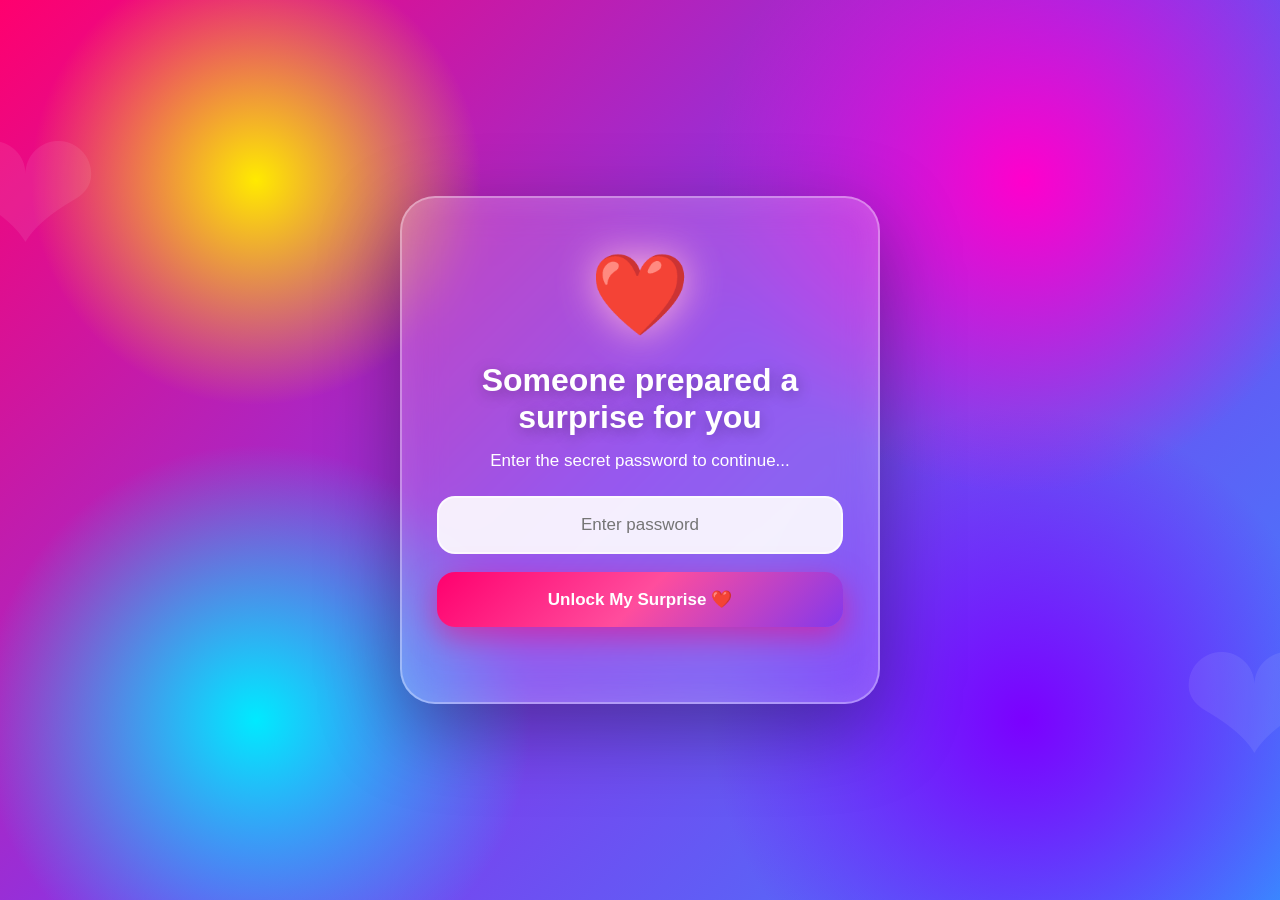
<file: index.html>
<!DOCTYPE html>
<html lang="en">
<head>
    <meta charset="UTF-8">
    <meta name="viewport" content="width=device-width, initial-scale=1.0">

    <title>A Special Surprise ❤️</title>

    <link rel="stylesheet" href="style.css">
</head>

<body>

    <!-- ============================= -->
    <!-- PASSWORD SCREEN -->
    <!-- ============================= -->

    <section id="passwordScreen" class="screen">

        <div class="password-box">

            <div class="heart">❤️</div>

            <h1>Someone prepared a surprise for you</h1>

            <p>Enter the secret password to continue...</p>

            <input
                type="password"
                id="passwordInput"
                placeholder="Enter password"
            >

            <button id="unlockButton">
                Unlock My Surprise ❤️
            </button>

            <p id="passwordMessage"></p>

        </div>

    </section>


    <!-- ============================= -->
    <!-- LOVE QUESTION -->
    <!-- ============================= -->

    <section id="questionScreen" class="screen hidden">

        <div class="question-box">

            <div class="heart">💕</div>

            <h1>Do you love me?</h1>

            <p>Be honest... 😏</p>

            <div class="question-buttons">

                <button id="yesButton">
                    YES ❤️
                </button>

                <button id="noButton">
                    NO 😏
                </button>

            </div>

        </div>

    </section>


    <!-- ============================= -->
    <!-- CELEBRATION -->
    <!-- ============================= -->

    <section id="celebrationScreen" class="screen hidden">

        <div class="celebration">

            <div id="fireworks"></div>

            <h1>I KNEW IT! ❤️</h1>

            <p>
                You just made this moment even more special! 🥰
            </p>

            <div class="celebration-hearts">
                ❤️ 💕 ❤️ 💕 ❤️
            </div>

        </div>

    </section>


    <!-- ============================= -->
    <!-- MAIN SURPRISE -->
    <!-- ============================= -->

    <main id="surpriseContent" class="hidden">


        <!-- ============================= -->
        <!-- WELCOME -->
        <!-- ============================= -->

        <section id="welcomeSection" class="content-section">

            <div class="welcome">

                <p class="small-text">
                    A little surprise made especially for you...
                </p>

                <h1>
                    Hello, <span id="recipientName">Samantha</span> ❤️
                </h1>

                <p>
                    There is something special waiting for you.
                </p>

            </div>

        </section>


        <!-- ============================= -->
        <!-- PHOTO SECTION -->
        <!-- ============================= -->

        <section id="photoSection" class="content-section">

            <h2>Our Beautiful Memories 📸</h2>

            <p>
                Every picture holds a special memory...
            </p>

            <div class="photo-container">

                <img
                    id="memoryPhoto"
                    src="images/2202449.jpg"
                    alt="Our memory"
                >

            </div>
            </section>

            <p id="photoCaption">
                A beautiful moment ❤️
            </p>

        </section>


        <!-- ============================= -->
        <!-- LOVE LETTER -->
        <!-- ============================= -->

        <section id="letterSection" class="content-section">

            <h2>A Letter From My Heart 💌</h2>

            <div class="letter-box">

                <p id="loveLetter">

                    My dear love,

                    From the moment you came into my life,
                    everything became a little more beautiful.

                    You have given me so many wonderful memories,
                    so many reasons to smile and so many moments
                    that I will always treasure.

                    Thank you for being you.

                    I love you more than words can explain. ❤️

                </p>

            </div>

        </section>


        <!-- ============================= -->
        <!-- POEM -->
        <!-- ============================= -->

        <section id="poemSection" class="content-section">

            <h2>A Little Poem For You 🌹</h2>

            <div class="poem-box">

                <p id="poem">

                    You are the smile in my day,<br>
                    The light that guides my way.<br>
                    In every moment, near or far,<br>
                    You will always be my favorite star. ✨<br><br>

                    Through every laugh and every tear,<br>
                    I'll always want you near.<br>
                    No matter where life takes us to,<br>
                    My heart will always choose you. ❤️

                </p>

            </div>

        </section>


        <!-- ============================= -->
        <!-- FINAL SURPRISE -->
        <!-- ============================= -->

        <section id="finalSection" class="content-section">

            <div class="final-surprise">

                <div class="big-heart">
                    ❤️
                </div>

                <h1>
                    Vijay ❤️ Samantha
                </h1>

                <h2>
                    Forever & Always
                </h2>

                <p>
                    And if you ever forget how special you are,
                    come back here and remember...
                </p>

                <p class="final-message">
                    You mean the world to me. ❤️
                </p>

            </div>

        </section>


    </main>


    <!-- ============================= -->
    <!-- BACKGROUND MUSIC -->
    <!-- ============================= -->

    <audio id="backgroundMusic" loop>

        <source
            src="Audio/selfie_pulla_remix (1).mp3"
            type="audio/mpeg"
        >

    </audio>


    <!-- ============================= -->
    <!-- JAVASCRIPT -->
    <!-- ============================= -->

    <script src="script.js"></script>

</body>

</html>
</file>
<file: style.css>
* {
    margin: 0;
    padding: 0;
    box-sizing: border-box;
}

html {
    scroll-behavior: smooth;
}

body {
    font-family: "Segoe UI", Arial, sans-serif;
    overflow-x: hidden;
    color: #ffffff;
}

/* =========================================
   GENERAL
========================================= */

.hidden {
    display: none !important;
}

.screen {
    min-height: 100vh;
    width: 100%;
    display: flex;
    justify-content: center;
    align-items: center;
    text-align: center;
    padding: 25px;
    position: relative;
    overflow: hidden;
}

button {
    border: none;
    cursor: pointer;
    font-family: inherit;
}

button:active {
    transform: scale(0.95);
}


/* =========================================
   FLOATING BACKGROUND HEARTS
========================================= */

.screen::before,
.screen::after {
    content: "❤";
    position: absolute;
    font-size: 180px;
    opacity: 0.08;
    animation: backgroundFloat 8s infinite ease-in-out;
    pointer-events: none;
}

.screen::before {
    left: -50px;
    top: 10%;
}

.screen::after {
    right: -50px;
    bottom: 10%;
    animation-delay: 3s;
}

@keyframes backgroundFloat {

    0% {
        transform: translateY(0) rotate(0deg);
    }

    50% {
        transform: translateY(-40px) rotate(15deg);
    }

    100% {
        transform: translateY(0) rotate(0deg);
    }
}


/* =========================================
   PASSWORD SCREEN
========================================= */

#passwordScreen {
    background:
        radial-gradient(circle at 20% 20%, #ffea00 0%, transparent 18%),
        radial-gradient(circle at 80% 20%, #ff00cc 0%, transparent 25%),
        radial-gradient(circle at 20% 80%, #00eaff 0%, transparent 22%),
        radial-gradient(circle at 80% 80%, #7b00ff 0%, transparent 25%),
        linear-gradient(
            135deg,
            #ff006e,
            #8338ec,
            #3a86ff
        );
    animation: gradientMove 10s infinite alternate;
}

@keyframes gradientMove {

    0% {
        background-position: 0% 50%;
    }

    50% {
        background-position: 100% 50%;
    }

    100% {
        background-position: 0% 50%;
    }
}


/* =========================================
   PASSWORD CARD
========================================= */

.password-box {
    width: 100%;
    max-width: 480px;
    padding: 50px 35px;
    border-radius: 35px;

    background: rgba(255, 255, 255, 0.16);
    backdrop-filter: blur(20px);

    border: 2px solid rgba(255, 255, 255, 0.35);

    box-shadow:
        0 25px 80px rgba(0, 0, 0, 0.35),
        inset 0 0 30px rgba(255, 255, 255, 0.1);

    animation: cardAppear 1.2s ease;
}

@keyframes cardAppear {

    from {
        opacity: 0;
        transform: scale(0.7) translateY(50px);
    }

    to {
        opacity: 1;
        transform: scale(1) translateY(0);
    }
}

.heart {
    font-size: 80px;
    margin-bottom: 20px;
    filter: drop-shadow(0 0 20px #ffb3d9);
    animation: heartBeat 1.3s infinite;
}

@keyframes heartBeat {

    0% {
        transform: scale(1);
    }

    25% {
        transform: scale(1.18);
    }

    40% {
        transform: scale(1);
    }

    60% {
        transform: scale(1.18);
    }

    100% {
        transform: scale(1);
    }
}

.password-box h1 {
    font-size: 32px;
    margin-bottom: 15px;
    text-shadow: 0 3px 15px rgba(0, 0, 0, 0.3);
}

.password-box p {
    font-size: 17px;
    margin-bottom: 25px;
}

#passwordInput {
    width: 100%;
    padding: 17px 20px;

    border: 2px solid rgba(255, 255, 255, 0.7);
    border-radius: 18px;

    outline: none;

    background: rgba(255, 255, 255, 0.9);
    color: #7b1251;

    font-size: 17px;
    text-align: center;

    margin-bottom: 18px;

    transition: 0.3s;
}

#passwordInput:focus {
    transform: scale(1.03);
    box-shadow: 0 0 25px #ffffff;
}

#unlockButton {
    width: 100%;
    padding: 17px;

    border-radius: 18px;

    background: linear-gradient(
        135deg,
        #ff006e,
        #ff4d9d,
        #8338ec
    );

    color: white;

    font-size: 17px;
    font-weight: bold;

    box-shadow:
        0 10px 30px rgba(255, 0, 110, 0.5);

    transition: 0.3s;
}

#unlockButton:hover {
    transform: translateY(-4px) scale(1.03);

    box-shadow:
        0 15px 40px rgba(255, 0, 110, 0.7);
}

#passwordMessage {
    color: #fff;
    font-weight: bold;
    margin-top: 18px;
}


/* =========================================
   QUESTION SCREEN
========================================= */

#questionScreen {
    background:
        radial-gradient(circle at top left, #ffea00, transparent 20%),
        radial-gradient(circle at top right, #ff00aa, transparent 25%),
        radial-gradient(circle at bottom left, #00eaff, transparent 25%),
        radial-gradient(circle at bottom right, #7c00ff, transparent 25%),
        linear-gradient(
            135deg,
            #ff1493,
            #8a2be2,
            #0077ff
        );
}

.question-box {
    width: 100%;
    max-width: 600px;

    padding: 60px 35px;

    border-radius: 40px;

    background: rgba(255, 255, 255, 0.16);

    backdrop-filter: blur(20px);

    border: 2px solid rgba(255, 255, 255, 0.35);

    box-shadow:
        0 30px 80px rgba(0, 0, 0, 0.3);

    animation: cardAppear 1s ease;
}

.question-box h1 {
    font-size: 55px;
    margin-bottom: 15px;

    text-shadow:
        0 0 10px #fff,
        0 0 30px #ff69b4;
}

.question-box p {
    font-size: 20px;
    margin-bottom: 35px;
}

.question-buttons {
    display: flex;
    justify-content: center;
    align-items: center;
    gap: 25px;

    min-height: 90px;

    position: relative;
}

#yesButton,
#noButton {
    min-width: 140px;
    padding: 16px 25px;

    border-radius: 50px;

    color: white;

    font-size: 18px;
    font-weight: bold;

    transition: 0.25s;
}

#yesButton {
    background: linear-gradient(
        135deg,
        #00c853,
        #00e676,
        #64dd17
    );

    box-shadow:
        0 10px 30px rgba(0, 255, 100, 0.45);
}

#yesButton:hover {
    transform: scale(1.12);
}

#noButton {
    background: linear-gradient(
        135deg,
        #ff1744,
        #ff5252
    );

    box-shadow:
        0 10px 30px rgba(255, 0, 0, 0.4);
}


/* =========================================
   CELEBRATION SCREEN
========================================= */

#celebrationScreen {
    background:
        radial-gradient(circle at 50% 50%, #fff700, transparent 10%),
        radial-gradient(circle at 20% 30%, #ff00aa, transparent 20%),
        radial-gradient(circle at 80% 70%, #00eaff, transparent 20%),
        linear-gradient(
            135deg,
            #ff006e,
            #8338ec,
            #3a86ff
        );
}

.celebration {
    position: relative;
    z-index: 2;
}

.celebration h1 {
    font-size: 70px;

    text-shadow:
        0 0 10px #fff,
        0 0 30px #ffea00,
        0 0 60px #ff00aa;

    animation: celebrationPulse 1s infinite alternate;
}

.celebration p {
    font-size: 22px;
    margin-top: 20px;
}

.celebration-hearts {
    font-size: 55px;
    margin-top: 35px;

    animation: floatingHearts 2s infinite;
}

@keyframes celebrationPulse {

    from {
        transform: scale(1);
    }

    to {
        transform: scale(1.08);
    }
}

@keyframes floatingHearts {

    0% {
        transform: translateY(0);
    }

    50% {
        transform: translateY(-25px);
    }

    100% {
        transform: translateY(0);
    }
}

#fireworks {
    position: fixed;
    inset: 0;
    pointer-events: none;
}


/* =========================================
   MAIN WEBSITE
========================================= */

#surpriseContent {
    width: 100%;
    background: #ffffff;
}


/* =========================================
   COMMON SECTION
========================================= */

.content-section {
    min-height: 100vh;

    padding: 100px 20px;

    display: flex;
    flex-direction: column;

    justify-content: center;
    align-items: center;

    text-align: center;

    position: relative;
    overflow: hidden;
}

.content-section h2 {
    font-size: 45px;
    margin-bottom: 20px;

    background: linear-gradient(
        90deg,
        #ff006e,
        #8338ec,
        #0077ff
    );

    -webkit-background-clip: text;
    background-clip: text;

    color: transparent;
}

.content-section > p {
    font-size: 19px;
    margin-bottom: 30px;
}


/* =========================================
   WELCOME SECTION
========================================= */

#welcomeSection {
    background:
        radial-gradient(circle at 10% 20%, #ffea00, transparent 15%),
        radial-gradient(circle at 90% 20%, #ff00aa, transparent 20%),
        radial-gradient(circle at 10% 90%, #00eaff, transparent 20%),
        radial-gradient(circle at 90% 90%, #8338ec, transparent 20%),
        linear-gradient(
            135deg,
            #fff0f7,
            #f5e9ff,
            #e8f7ff
        );

    color: #5b1745;
}

.welcome {
    max-width: 850px;

    padding: 50px;

    border-radius: 40px;

    background: rgba(255, 255, 255, 0.6);

    backdrop-filter: blur(15px);

    box-shadow:
        0 25px 70px rgba(100, 0, 100, 0.15);

    animation: fadeUp 1.5s ease;
}

.small-text {
    font-size: 20px;
    margin-bottom: 20px;
}

.welcome h1 {
    font-size: 65px;

    background: linear-gradient(
        90deg,
        #ff006e,
        #8338ec,
        #0077ff
    );

    -webkit-background-clip: text;
    background-clip: text;

    color: transparent;

    margin-bottom: 25px;
}

.welcome p {
    font-size: 22px;
}


/* =========================================
   PHOTO SECTION
========================================= */

#photoSection {
    background:
        radial-gradient(circle at 20% 20%, #ffb3d9, transparent 25%),
        radial-gradient(circle at 80% 80%, #a5f3fc, transparent 25%),
        linear-gradient(
            135deg,
            #ffe4f0,
            #e9ddff,
            #dcfaff
        );

    color: #531d45;
}

.photo-container {
    width: 90%;
    max-width: 650px;

    padding: 18px;

    background:
        linear-gradient(
            135deg,
            #ff006e,
            #8338ec,
            #00bfff
        );

    border-radius: 30px;

    box-shadow:
        0 25px 60px rgba(80, 0, 100, 0.25);

    animation: photoFloat 4s infinite ease-in-out;
}

@keyframes photoFloat {

    0% {
        transform: translateY(0) rotate(-1deg);
    }

    50% {
        transform: translateY(-12px) rotate(1deg);
    }

    100% {
        transform: translateY(0) rotate(-1deg);
    }
}

.photo-container img {
    width: 100%;
    max-height: 650px;

    object-fit: cover;

    display: block;

    border-radius: 20px;

    transition:
        opacity 0.8s,
        transform 0.8s;

    border: 5px solid white;
}

#photoCaption {
    margin-top: 25px;

    font-size: 20px;

    font-weight: bold;

    color: #8e245f;
}


/* =========================================
   LOVE LETTER
========================================= */

#letterSection {
    background:
        radial-gradient(circle at 10% 10%, #ffea00, transparent 18%),
        radial-gradient(circle at 90% 90%, #ff9de2, transparent 25%),
        linear-gradient(
            135deg,
            #fff3f8,
            #ffe2ee
        );

    color: #54203f;
}

.letter-box {
    width: 90%;
    max-width: 800px;

    padding: 55px 50px;

    background:
        linear-gradient(
            135deg,
            #fffdf4,
            #fff5fa
        );

    border-radius: 25px;

    border: 5px solid transparent;

    background-clip: padding-box;

    box-shadow:
        0 25px 70px rgba(130, 0, 80, 0.2);

    position: relative;
}

.letter-box::before {
    content: "💌";

    position: absolute;

    top: -35px;
    left: 50%;

    transform: translateX(-50%);

    font-size: 55px;

    filter:
        drop-shadow(0 5px 10px rgba(0,0,0,0.2));
}

#loveLetter {
    font-family: Georgia, serif;

    font-size: 21px;

    line-height: 2;

    color: #6a214d;

    white-space: pre-line;
}


/* =========================================
   POEM SECTION
========================================= */

#poemSection {
    background:
        radial-gradient(circle at 20% 80%, #ff9de2, transparent 25%),
        radial-gradient(circle at 80% 20%, #a8f0ff, transparent 25%),
        linear-gradient(
            135deg,
            #ffe9f5,
            #e7dcff,
            #dffaff
        );

    color: #552343;
}

.poem-box {
    width: 90%;
    max-width: 700px;

    padding: 50px;

    background: rgba(255, 255, 255, 0.75);

    backdrop-filter: blur(15px);

    border-radius: 35px;

    box-shadow:
        0 25px 70px rgba(80, 0, 100, 0.18);

    position: relative;
}

.poem-box::before {
    content: "🌹";

    position: absolute;

    top: -35px;
    left: 50%;

    transform: translateX(-50%);

    font-size: 55px;
}

#poem {
    font-family: Georgia, serif;

    font-size: 23px;

    line-height: 2;

    color: #70245a;
}


/* =========================================
   FINAL SURPRISE
========================================= */

#finalSection {
    background:
        radial-gradient(circle at center, #ffea00, transparent 10%),
        radial-gradient(circle at 20% 30%, #ff00aa, transparent 20%),
        radial-gradient(circle at 80% 70%, #00eaff, transparent 20%),
        linear-gradient(
            135deg,
            #ff006e,
            #8338ec,
            #3a86ff
        );

    color: white;
}

.final-surprise {
    max-width: 850px;

    padding: 60px 30px;

    animation: finalAppear 2s ease;
}

@keyframes finalAppear {

    from {
        opacity: 0;
        transform: scale(0.5);
    }

    to {
        opacity: 1;
        transform: scale(1);
    }
}

.big-heart {
    font-size: 150px;

    filter:
        drop-shadow(0 0 25px #ffea00)
        drop-shadow(0 0 50px #ff00aa);

    animation: heartBeat 1.2s infinite;
}

.final-surprise h1 {
    font-size: 65px;

    margin: 20px 0;

    text-shadow:
        0 0 10px white,
        0 0 30px #ffea00;
}

.final-surprise h2 {
    font-size: 40px;

    margin-bottom: 30px;

    color: #fff700;
}

.final-surprise p {
    font-size: 21px;

    line-height: 1.8;
}

.final-message {
    font-size: 30px !important;

    font-weight: bold;

    margin-top: 35px;

    animation: celebrationPulse 1.5s infinite alternate;
}


/* =========================================
   FADE ANIMATION
========================================= */

@keyframes fadeUp {

    from {
        opacity: 0;
        transform: translateY(60px);
    }

    to {
        opacity: 1;
        transform: translateY(0);
    }
}


/* =========================================
   MOBILE
========================================= */

@media (max-width: 600px) {

    .password-box {
        padding: 40px 22px;
    }

    .heart {
        font-size: 65px;
    }

    .password-box h1 {
        font-size: 26px;
    }

    .question-box {
        padding: 45px 20px;
    }

    .question-box h1 {
        font-size: 38px;
    }

    .question-buttons {
        gap: 12px;
    }

    #yesButton,
    #noButton {
        min-width: 115px;
        padding: 14px 18px;
        font-size: 15px;
    }

    .celebration h1 {
        font-size: 45px;
    }

    .celebration p {
        font-size: 18px;
    }

    .celebration-hearts {
        font-size: 40px;
    }

    .content-section {
        padding: 80px 15px;
    }

    .welcome {
        padding: 35px 20px;
    }

    .welcome h1 {
        font-size: 42px;
    }

    .welcome p {
        font-size: 18px;
    }

    .content-section h2 {
        font-size: 32px;
    }

    .letter-box {
        padding: 45px 22px;
    }

    #loveLetter {
        font-size: 17px;
        line-height: 1;
    }
</file>
